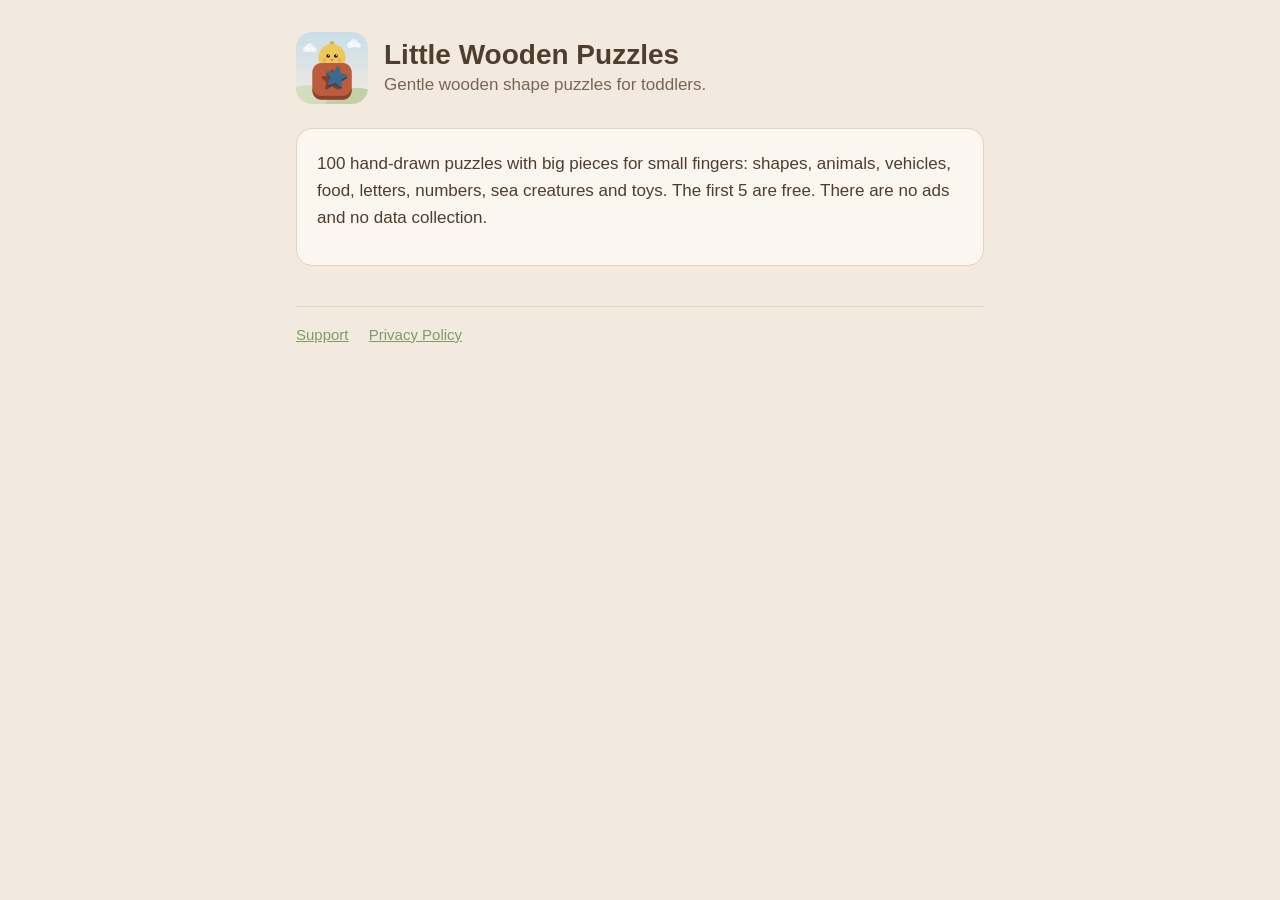
<file: index.html>
<!doctype html>
<html lang="en">
<head>
  <meta charset="utf-8">
  <meta name="viewport" content="width=device-width, initial-scale=1">
  <title>Little Wooden Puzzles</title>
  <meta name="description" content="Gentle wooden shape puzzles for toddlers.">
  <link rel="stylesheet" href="style.css">
</head>
<body>
<main>
  <header>
    <img src="icon.png" alt="">
    <div>
      <h1>Little Wooden Puzzles</h1>
      <p>Gentle wooden shape puzzles for toddlers.</p>
    </div>
  </header>
  <div class="card">
    <p>100 hand-drawn puzzles with big pieces for small fingers: shapes, animals, vehicles, food, letters, numbers, sea creatures and toys. The first 5 are free. There are no ads and no data collection.</p>
  </div>
  <nav>
    <a href="support.html">Support</a>
    <a href="privacy.html">Privacy Policy</a>
  </nav>
</main>
</body>
</html>
</file>
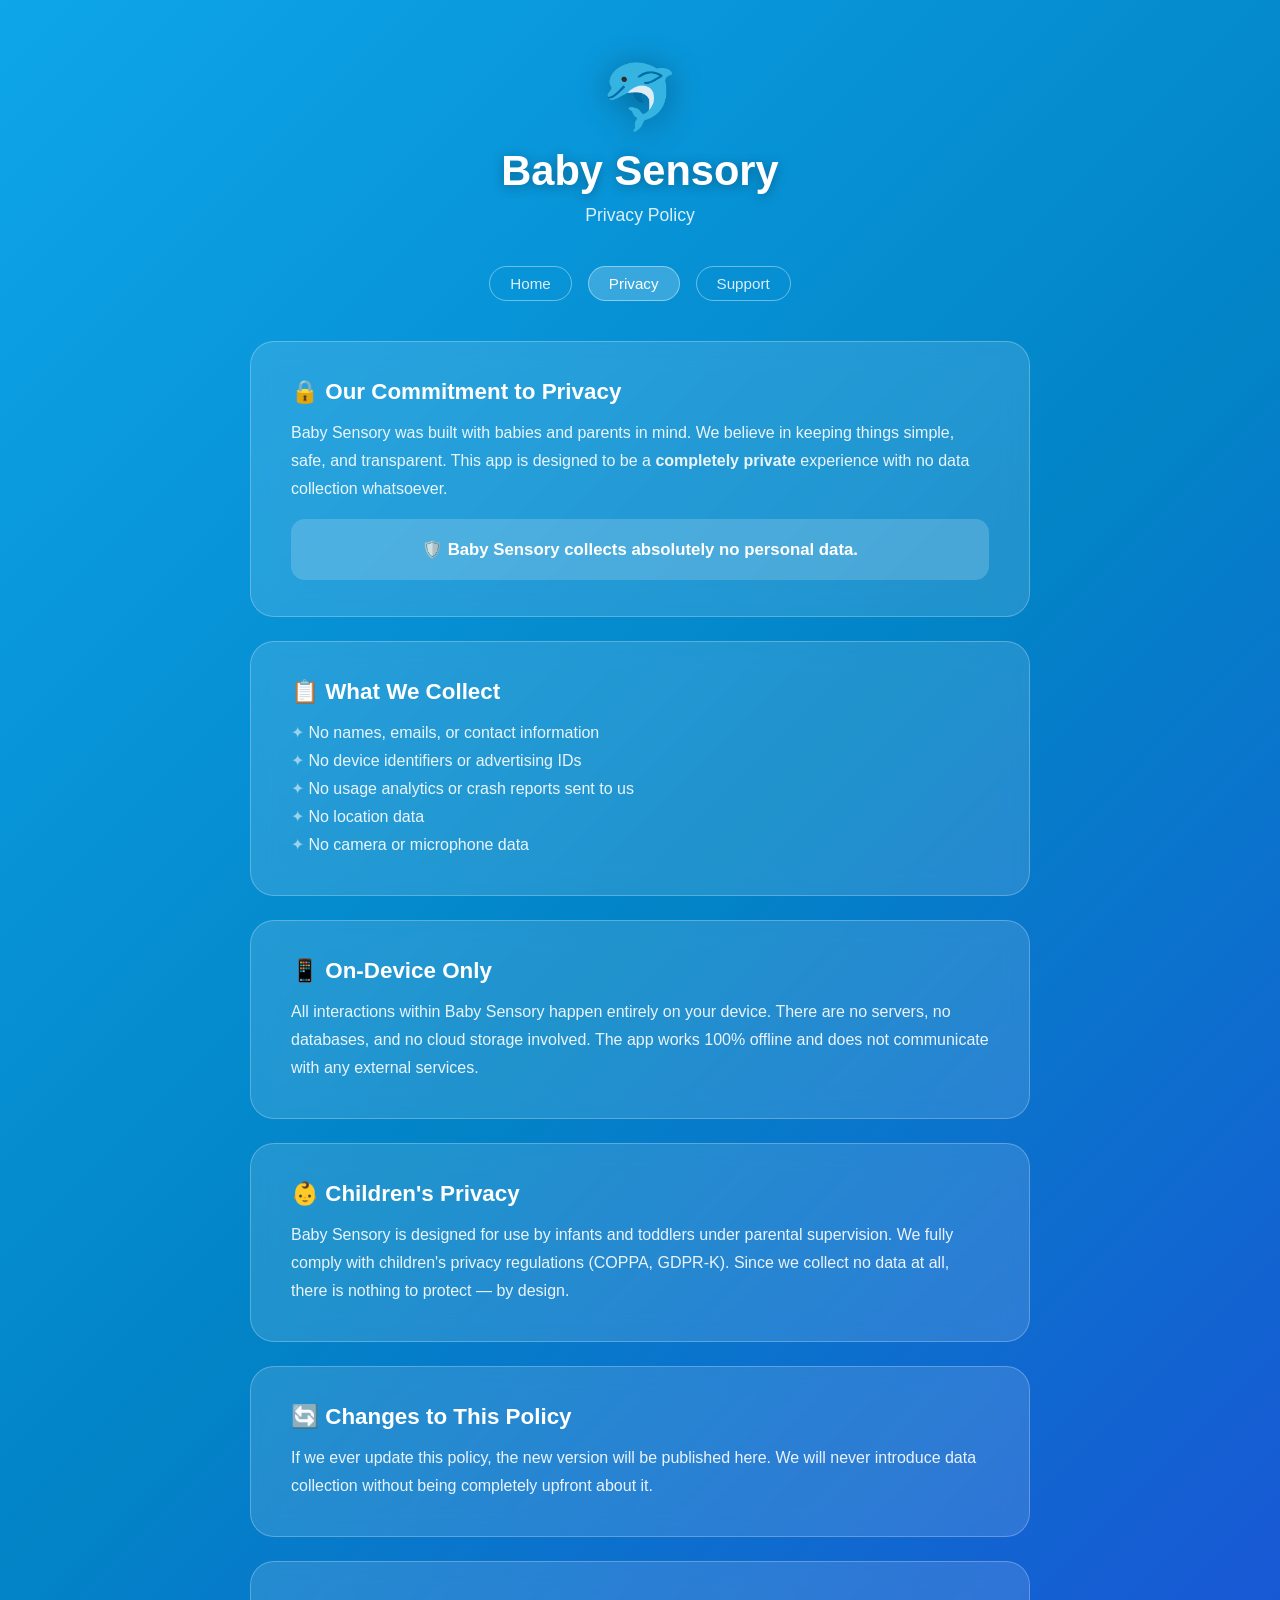
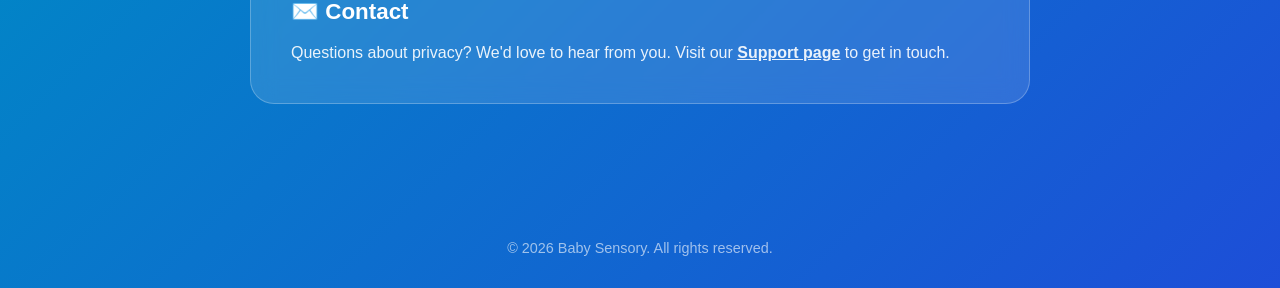
<file: privacy-policy.html>
<!DOCTYPE html>
<html lang="en">
<head>
  <meta charset="UTF-8" />
  <meta name="viewport" content="width=device-width, initial-scale=1.0" />
  <title>Privacy Policy – Baby Sensory</title>
  <style>
    *, *::before, *::after { box-sizing: border-box; margin: 0; padding: 0; }

    body {
      font-family: 'Segoe UI', sans-serif;
      background: linear-gradient(135deg, #0ea5e9 0%, #0284c7 50%, #1d4ed8 100%);
      min-height: 100vh;
      color: #fff;
    }

    header {
      text-align: center;
      padding: 60px 20px 40px;
    }

    .logo {
      font-size: 64px;
      display: block;
      margin-bottom: 12px;
      filter: drop-shadow(0 4px 16px rgba(0,0,0,0.3));
      animation: float 3s ease-in-out infinite;
    }

    @keyframes float {
      0%, 100% { transform: translateY(0); }
      50% { transform: translateY(-10px); }
    }

    header h1 {
      font-size: 2.6rem;
      font-weight: 900;
      text-shadow: 0 2px 12px rgba(0,0,0,0.3);
    }

    header p {
      margin-top: 10px;
      font-size: 1.1rem;
      opacity: 0.85;
    }

    nav {
      display: flex;
      justify-content: center;
      gap: 16px;
      padding: 0 20px 40px;
      flex-wrap: wrap;
    }

    nav a {
      color: rgba(255,255,255,0.85);
      text-decoration: none;
      font-size: 0.95rem;
      padding: 8px 20px;
      border: 1.5px solid rgba(255,255,255,0.4);
      border-radius: 999px;
      transition: background 0.2s;
    }

    nav a:hover, nav a.active {
      background: rgba(255,255,255,0.2);
      color: #fff;
    }

    main {
      max-width: 820px;
      margin: 0 auto;
      padding: 0 20px 80px;
    }

    .card {
      background: rgba(255,255,255,0.12);
      border: 1px solid rgba(255,255,255,0.25);
      border-radius: 24px;
      padding: 36px 40px;
      backdrop-filter: blur(12px);
      margin-bottom: 24px;
    }

    .card h2 {
      font-size: 1.4rem;
      font-weight: 800;
      margin-bottom: 14px;
      display: flex;
      align-items: center;
      gap: 10px;
    }

    .card p, .card li {
      font-size: 1rem;
      line-height: 1.75;
      opacity: 0.9;
    }

    .card ul {
      list-style: none;
      padding: 0;
    }

    .card ul li::before {
      content: '✦ ';
      opacity: 0.6;
    }

    .highlight-box {
      background: rgba(255,255,255,0.18);
      border-radius: 14px;
      padding: 20px 28px;
      margin-top: 16px;
      font-size: 1.05rem;
      font-weight: 600;
      text-align: center;
    }

    footer {
      text-align: center;
      padding: 32px 20px;
      opacity: 0.6;
      font-size: 0.9rem;
    }

    .bubbles {
      position: fixed;
      bottom: 0; left: 0; right: 0;
      pointer-events: none;
      height: 200px;
      overflow: hidden;
    }

    .bubble {
      position: absolute;
      bottom: -60px;
      border-radius: 50%;
      border: 2px solid rgba(255,255,255,0.3);
      animation: rise linear infinite;
    }

    @keyframes rise {
      from { transform: translateY(0); opacity: 0.5; }
      to { transform: translateY(-250px); opacity: 0; }
    }
  </style>
</head>
<body>

  <header>
    <span class="logo">🐬</span>
    <h1>Baby Sensory</h1>
    <p>Privacy Policy</p>
  </header>

  <nav>
    <a href="index.html">Home</a>
    <a href="privacy-policy.html" class="active">Privacy</a>
    <a href="support.html">Support</a>
  </nav>

  <main>
    <div class="card">
      <h2>🔒 Our Commitment to Privacy</h2>
      <p>Baby Sensory was built with babies and parents in mind. We believe in keeping things simple, safe, and transparent. This app is designed to be a <strong>completely private</strong> experience with no data collection whatsoever.</p>
      <div class="highlight-box">🛡️ Baby Sensory collects absolutely no personal data.</div>
    </div>

    <div class="card">
      <h2>📋 What We Collect</h2>
      <ul>
        <li>No names, emails, or contact information</li>
        <li>No device identifiers or advertising IDs</li>
        <li>No usage analytics or crash reports sent to us</li>
        <li>No location data</li>
        <li>No camera or microphone data</li>
      </ul>
    </div>

    <div class="card">
      <h2>📱 On-Device Only</h2>
      <p>All interactions within Baby Sensory happen entirely on your device. There are no servers, no databases, and no cloud storage involved. The app works 100% offline and does not communicate with any external services.</p>
    </div>

    <div class="card">
      <h2>👶 Children's Privacy</h2>
      <p>Baby Sensory is designed for use by infants and toddlers under parental supervision. We fully comply with children's privacy regulations (COPPA, GDPR-K). Since we collect no data at all, there is nothing to protect — by design.</p>
    </div>

    <div class="card">
      <h2>🔄 Changes to This Policy</h2>
      <p>If we ever update this policy, the new version will be published here. We will never introduce data collection without being completely upfront about it.</p>
    </div>

    <div class="card">
      <h2>✉️ Contact</h2>
      <p>Questions about privacy? We'd love to hear from you. Visit our <a href="support.html" style="color:#fff;font-weight:700;">Support page</a> to get in touch.</p>
    </div>
  </main>

  <div class="bubbles" aria-hidden="true" id="bubbles"></div>

  <footer>
    <p>&copy; 2026 Baby Sensory. All rights reserved.</p>
  </footer>

  <script>
    const container = document.getElementById('bubbles');
    for (let i = 0; i < 14; i++) {
      const b = document.createElement('div');
      b.className = 'bubble';
      const size = 16 + Math.random() * 40;
      b.style.cssText = `
        width: ${size}px; height: ${size}px;
        left: ${Math.random() * 100}%;
        animation-duration: ${3 + Math.random() * 5}s;
        animation-delay: ${Math.random() * 5}s;
      `;
      container.appendChild(b);
    }
  </script>
</body>
</html>
</file>
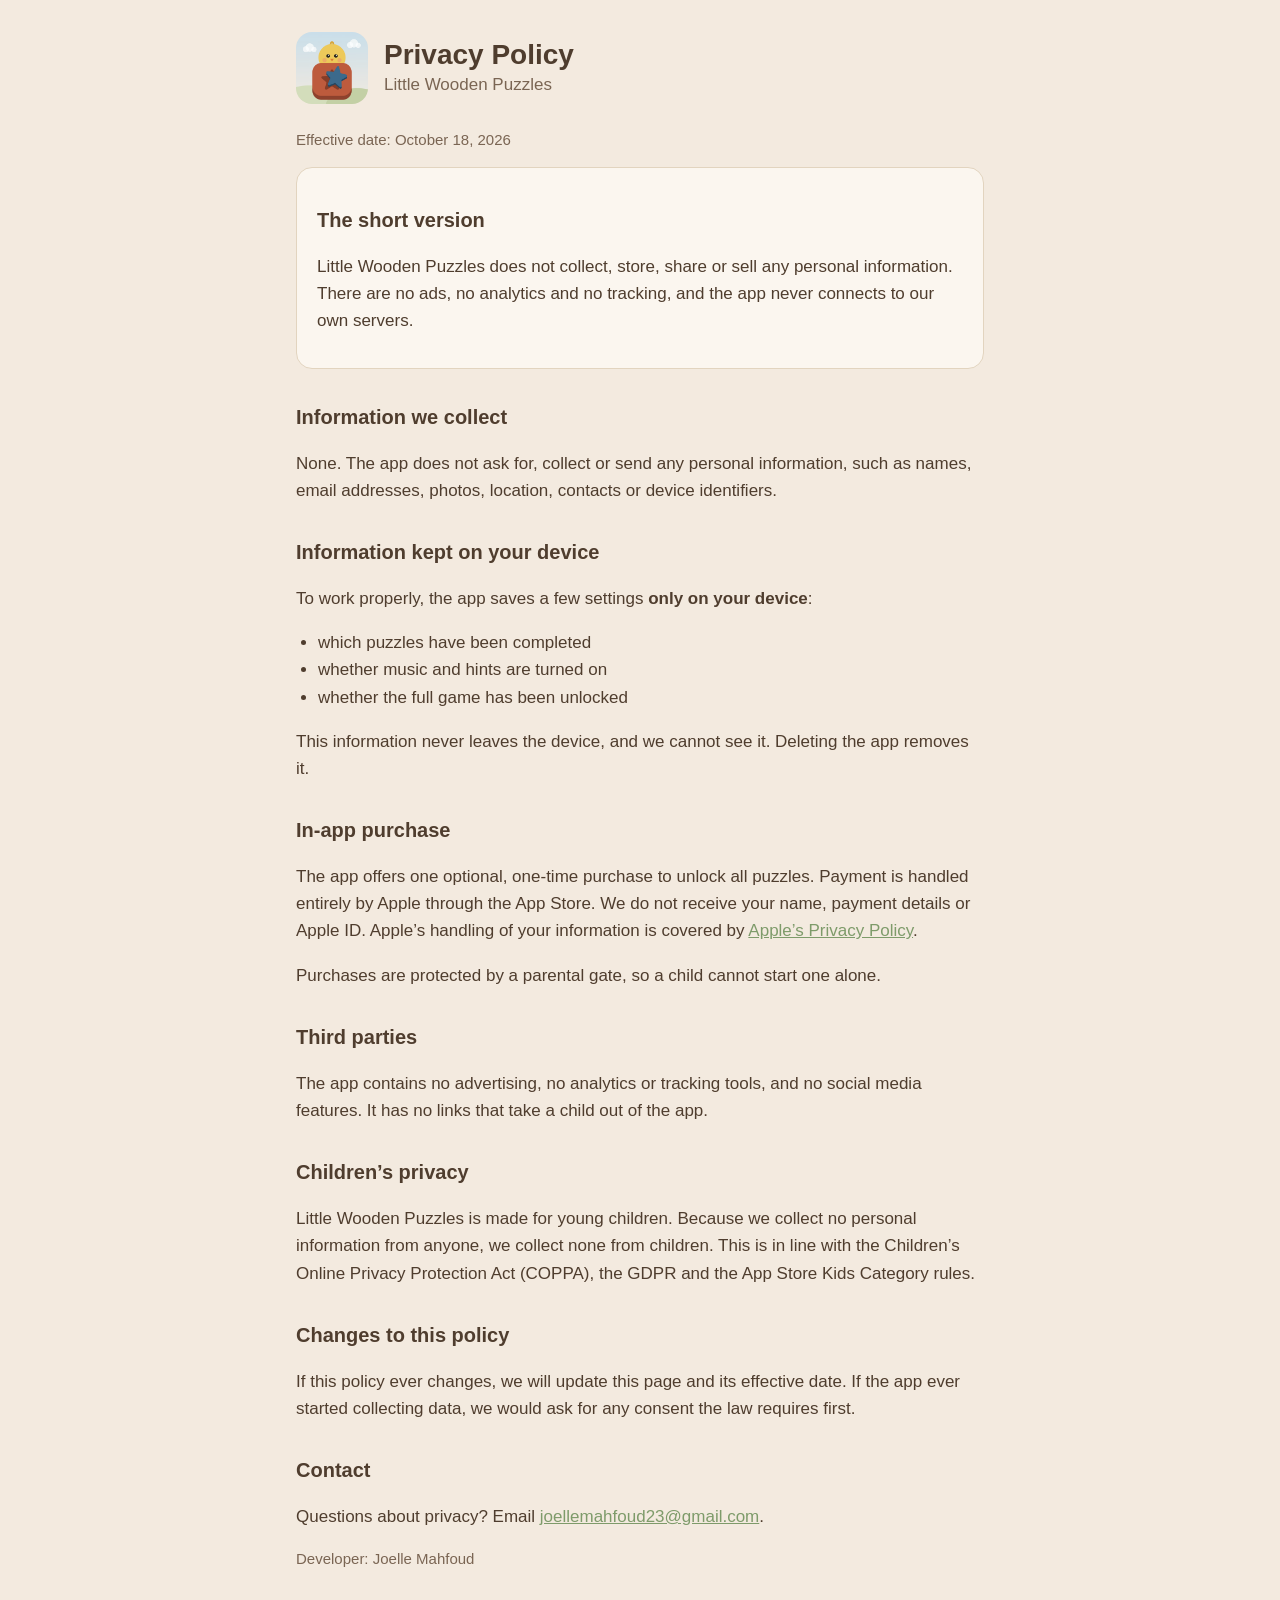
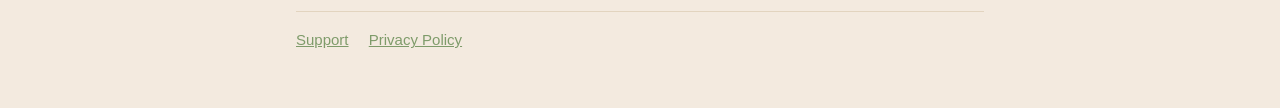
<file: privacy.html>
<!doctype html>
<html lang="en">
<head>
  <meta charset="utf-8">
  <meta name="viewport" content="width=device-width, initial-scale=1">
  <title>Privacy Policy – Little Wooden Puzzles</title>
  <meta name="description" content="Privacy policy for the Little Wooden Puzzles app. The app does not collect any personal data.">
  <link rel="stylesheet" href="style.css">
</head>
<body>
<main>
  <header>
    <img src="icon.png" alt="">
    <div>
      <h1>Privacy Policy</h1>
      <p>Little Wooden Puzzles</p>
    </div>
  </header>

  <p class="muted">Effective date: October 18, 2026</p>

  <div class="card">
    <h2>The short version</h2>
    <p>Little Wooden Puzzles does not collect, store, share or sell any personal information. There are no ads, no analytics and no tracking, and the app never connects to our own servers.</p>
  </div>

  <h2>Information we collect</h2>
  <p>None. The app does not ask for, collect or send any personal information, such as names, email addresses, photos, location, contacts or device identifiers.</p>

  <h2>Information kept on your device</h2>
  <p>To work properly, the app saves a few settings <strong>only on your device</strong>:</p>
  <ul>
    <li>which puzzles have been completed</li>
    <li>whether music and hints are turned on</li>
    <li>whether the full game has been unlocked</li>
  </ul>
  <p>This information never leaves the device, and we cannot see it. Deleting the app removes it.</p>

  <h2>In-app purchase</h2>
  <p>The app offers one optional, one-time purchase to unlock all puzzles. Payment is handled entirely by Apple through the App Store. We do not receive your name, payment details or Apple ID. Apple’s handling of your information is covered by <a href="https://www.apple.com/legal/privacy/">Apple’s Privacy Policy</a>.</p>
  <p>Purchases are protected by a parental gate, so a child cannot start one alone.</p>

  <h2>Third parties</h2>
  <p>The app contains no advertising, no analytics or tracking tools, and no social media features. It has no links that take a child out of the app.</p>

  <h2>Children’s privacy</h2>
  <p>Little Wooden Puzzles is made for young children. Because we collect no personal information from anyone, we collect none from children. This is in line with the Children’s Online Privacy Protection Act (COPPA), the GDPR and the App Store Kids Category rules.</p>

  <h2>Changes to this policy</h2>
  <p>If this policy ever changes, we will update this page and its effective date. If the app ever started collecting data, we would ask for any consent the law requires first.</p>

  <h2>Contact</h2>
  <p>Questions about privacy? Email <a href="mailto:joellemahfoud23@gmail.com">joellemahfoud23@gmail.com</a>.</p>
  <p class="muted">Developer: Joelle Mahfoud</p>

  <nav>
    <a href="support.html">Support</a>
    <a href="privacy.html">Privacy Policy</a>
  </nav>
</main>
</body>
</html>
</file>
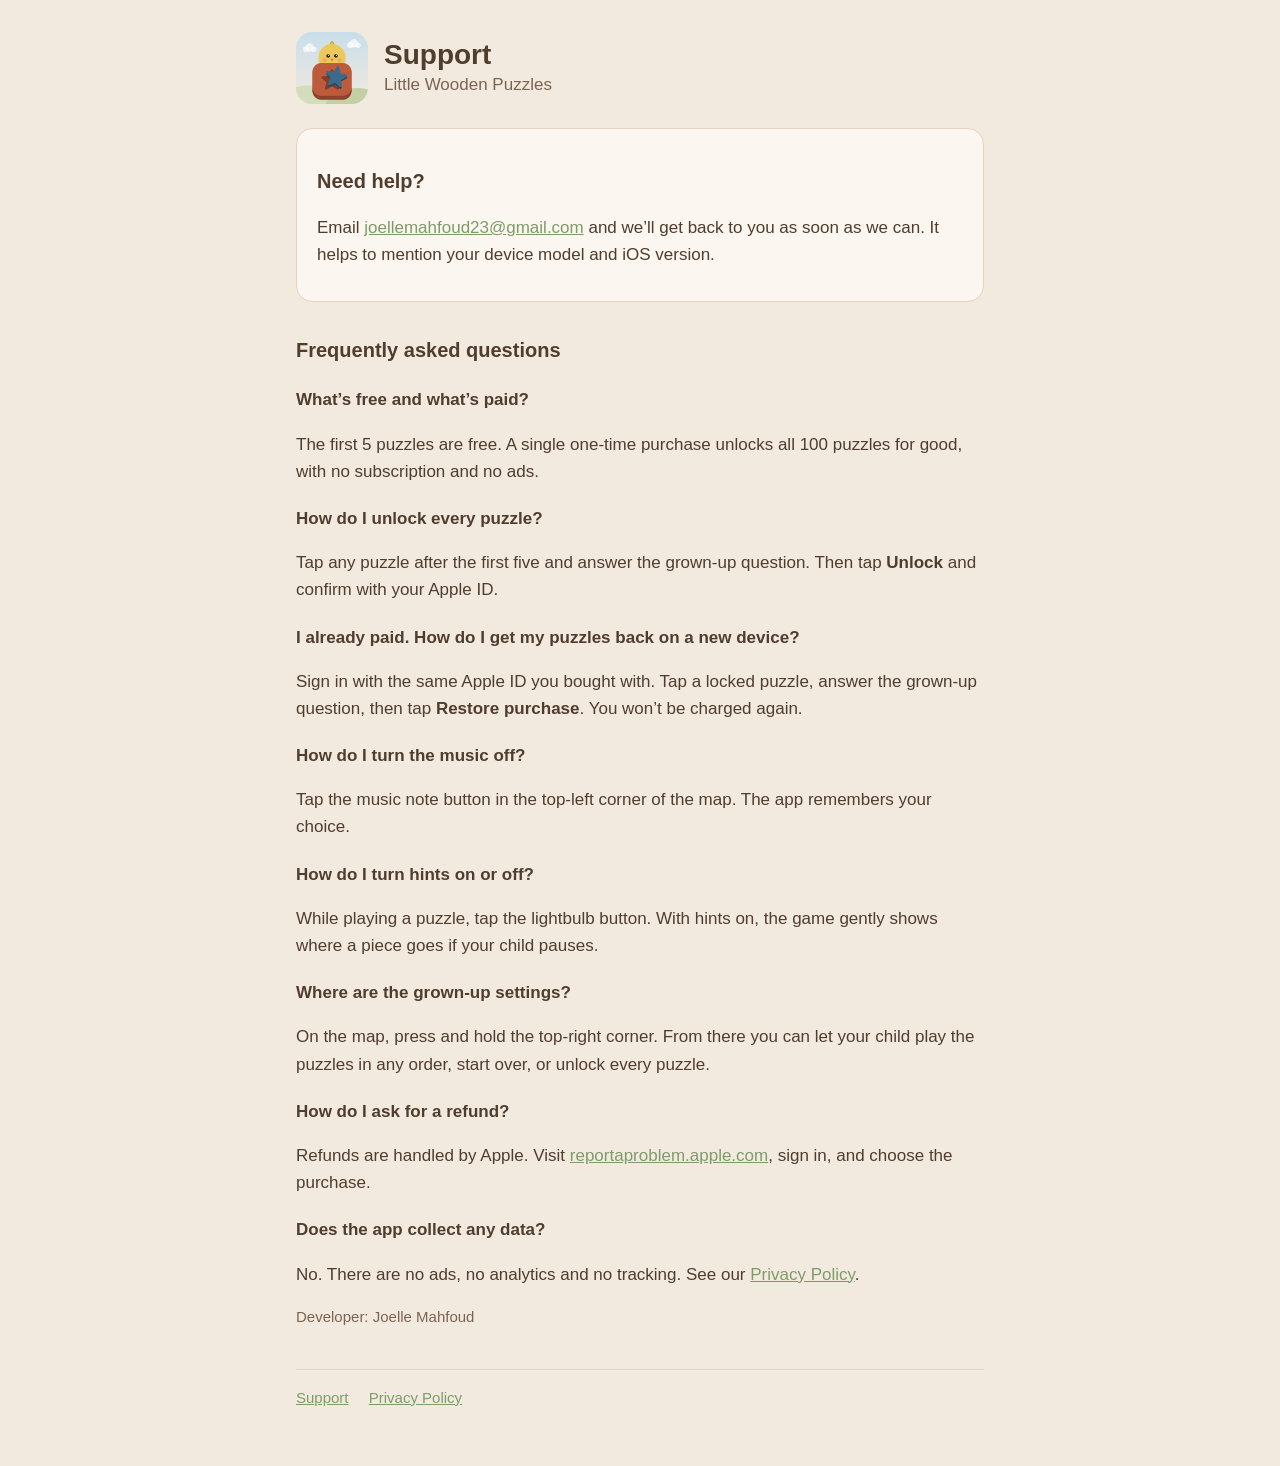
<file: support.html>
<!doctype html>
<html lang="en">
<head>
  <meta charset="utf-8">
  <meta name="viewport" content="width=device-width, initial-scale=1">
  <title>Support – Little Wooden Puzzles</title>
  <meta name="description" content="Help and contact for the Little Wooden Puzzles app.">
  <link rel="stylesheet" href="style.css">
</head>
<body>
<main>
  <header>
    <img src="icon.png" alt="">
    <div>
      <h1>Support</h1>
      <p>Little Wooden Puzzles</p>
    </div>
  </header>

  <div class="card">
    <h2>Need help?</h2>
    <p>Email <a href="mailto:joellemahfoud23@gmail.com?subject=Little%20Wooden%20Puzzles">joellemahfoud23@gmail.com</a> and we’ll get back to you as soon as we can. It helps to mention your device model and iOS version.</p>
  </div>

  <h2>Frequently asked questions</h2>

  <h3>What’s free and what’s paid?</h3>
  <p>The first 5 puzzles are free. A single one-time purchase unlocks all 100 puzzles for good, with no subscription and no ads.</p>

  <h3>How do I unlock every puzzle?</h3>
  <p>Tap any puzzle after the first five and answer the grown-up question. Then tap <strong>Unlock</strong> and confirm with your Apple ID.</p>

  <h3>I already paid. How do I get my puzzles back on a new device?</h3>
  <p>Sign in with the same Apple ID you bought with. Tap a locked puzzle, answer the grown-up question, then tap <strong>Restore purchase</strong>. You won’t be charged again.</p>

  <h3>How do I turn the music off?</h3>
  <p>Tap the music note button in the top-left corner of the map. The app remembers your choice.</p>

  <h3>How do I turn hints on or off?</h3>
  <p>While playing a puzzle, tap the lightbulb button. With hints on, the game gently shows where a piece goes if your child pauses.</p>

  <h3>Where are the grown-up settings?</h3>
  <p>On the map, press and hold the top-right corner. From there you can let your child play the puzzles in any order, start over, or unlock every puzzle.</p>

  <h3>How do I ask for a refund?</h3>
  <p>Refunds are handled by Apple. Visit <a href="https://reportaproblem.apple.com">reportaproblem.apple.com</a>, sign in, and choose the purchase.</p>

  <h3>Does the app collect any data?</h3>
  <p>No. There are no ads, no analytics and no tracking. See our <a href="privacy.html">Privacy Policy</a>.</p>

  <p class="muted">Developer: Joelle Mahfoud</p>

  <nav>
    <a href="support.html">Support</a>
    <a href="privacy.html">Privacy Policy</a>
  </nav>
</main>
</body>
</html>
</file>
<file: style.css>
:root {
  --bg: #f3eadf;
  --card: #fbf6ef;
  --ink: #4f3d2e;
  --soft: #7a6553;
  --accent: #7e9b6a;
  --line: #e2d4bf;
}
@media (prefers-color-scheme: dark) {
  :root {
    --bg: #221d18;
    --card: #2c261f;
    --ink: #f1e7da;
    --soft: #c4b4a0;
    --accent: #a3c08e;
    --line: #3e352b;
  }
}
* { box-sizing: border-box; }
body {
  margin: 0;
  background: var(--bg);
  color: var(--ink);
  font: 17px/1.6 -apple-system, BlinkMacSystemFont, "Segoe UI", Roboto, sans-serif;
}
main { max-width: 720px; margin: 0 auto; padding: 32px 16px 56px; }
header { display: flex; align-items: center; gap: 16px; margin-bottom: 24px; }
header img { width: 72px; height: 72px; border-radius: 16px; }
header p { margin: 0; color: var(--soft); }
h1 { font-size: 28px; line-height: 1.2; margin: 0; }
h2 { font-size: 20px; margin: 32px 0 8px; }
h3 { font-size: 17px; margin: 20px 0 4px; }
p, li { color: var(--ink); }
ul { padding-left: 22px; }
a { color: var(--accent); }
.card { background: var(--card); border: 1px solid var(--line); border-radius: 16px; padding: 4px 20px 16px; }
.muted { color: var(--soft); font-size: 15px; }
nav { margin-top: 40px; padding-top: 16px; border-top: 1px solid var(--line); font-size: 15px; }
nav a { margin-right: 16px; }
</file>
